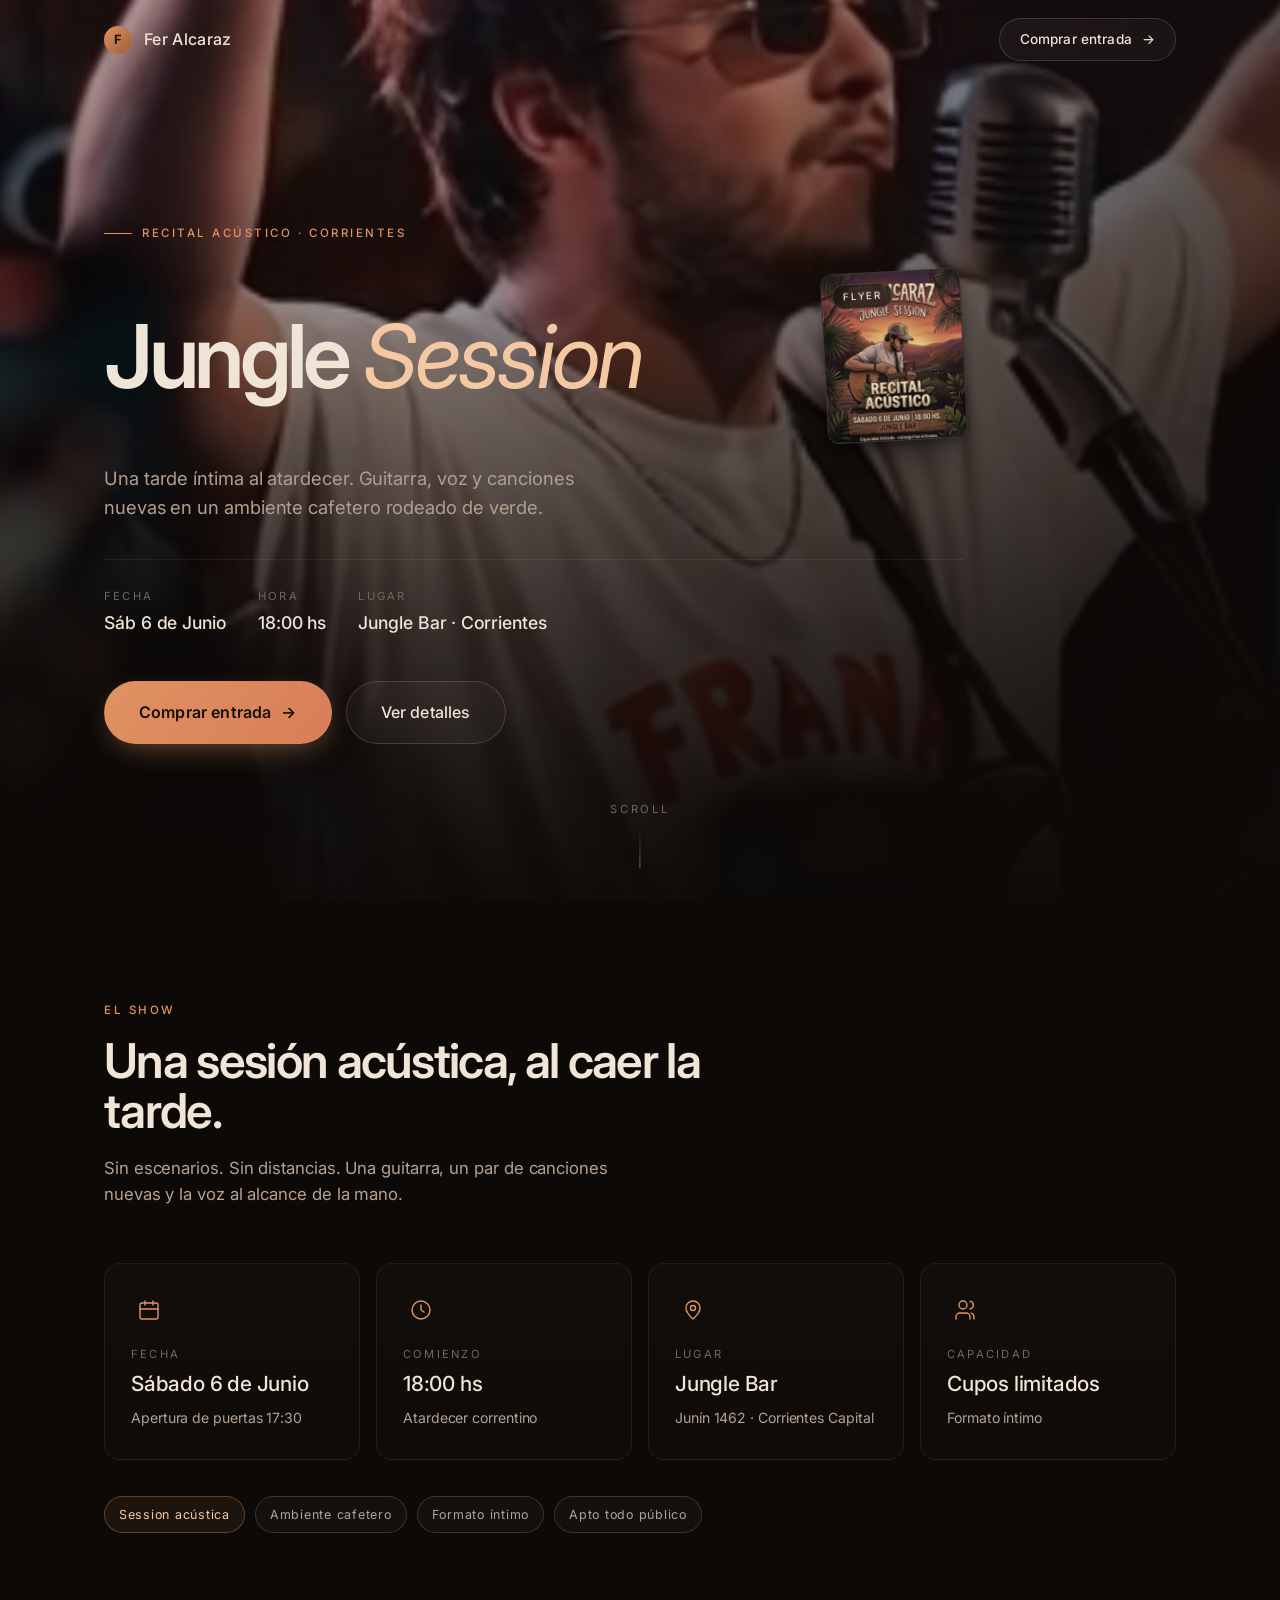
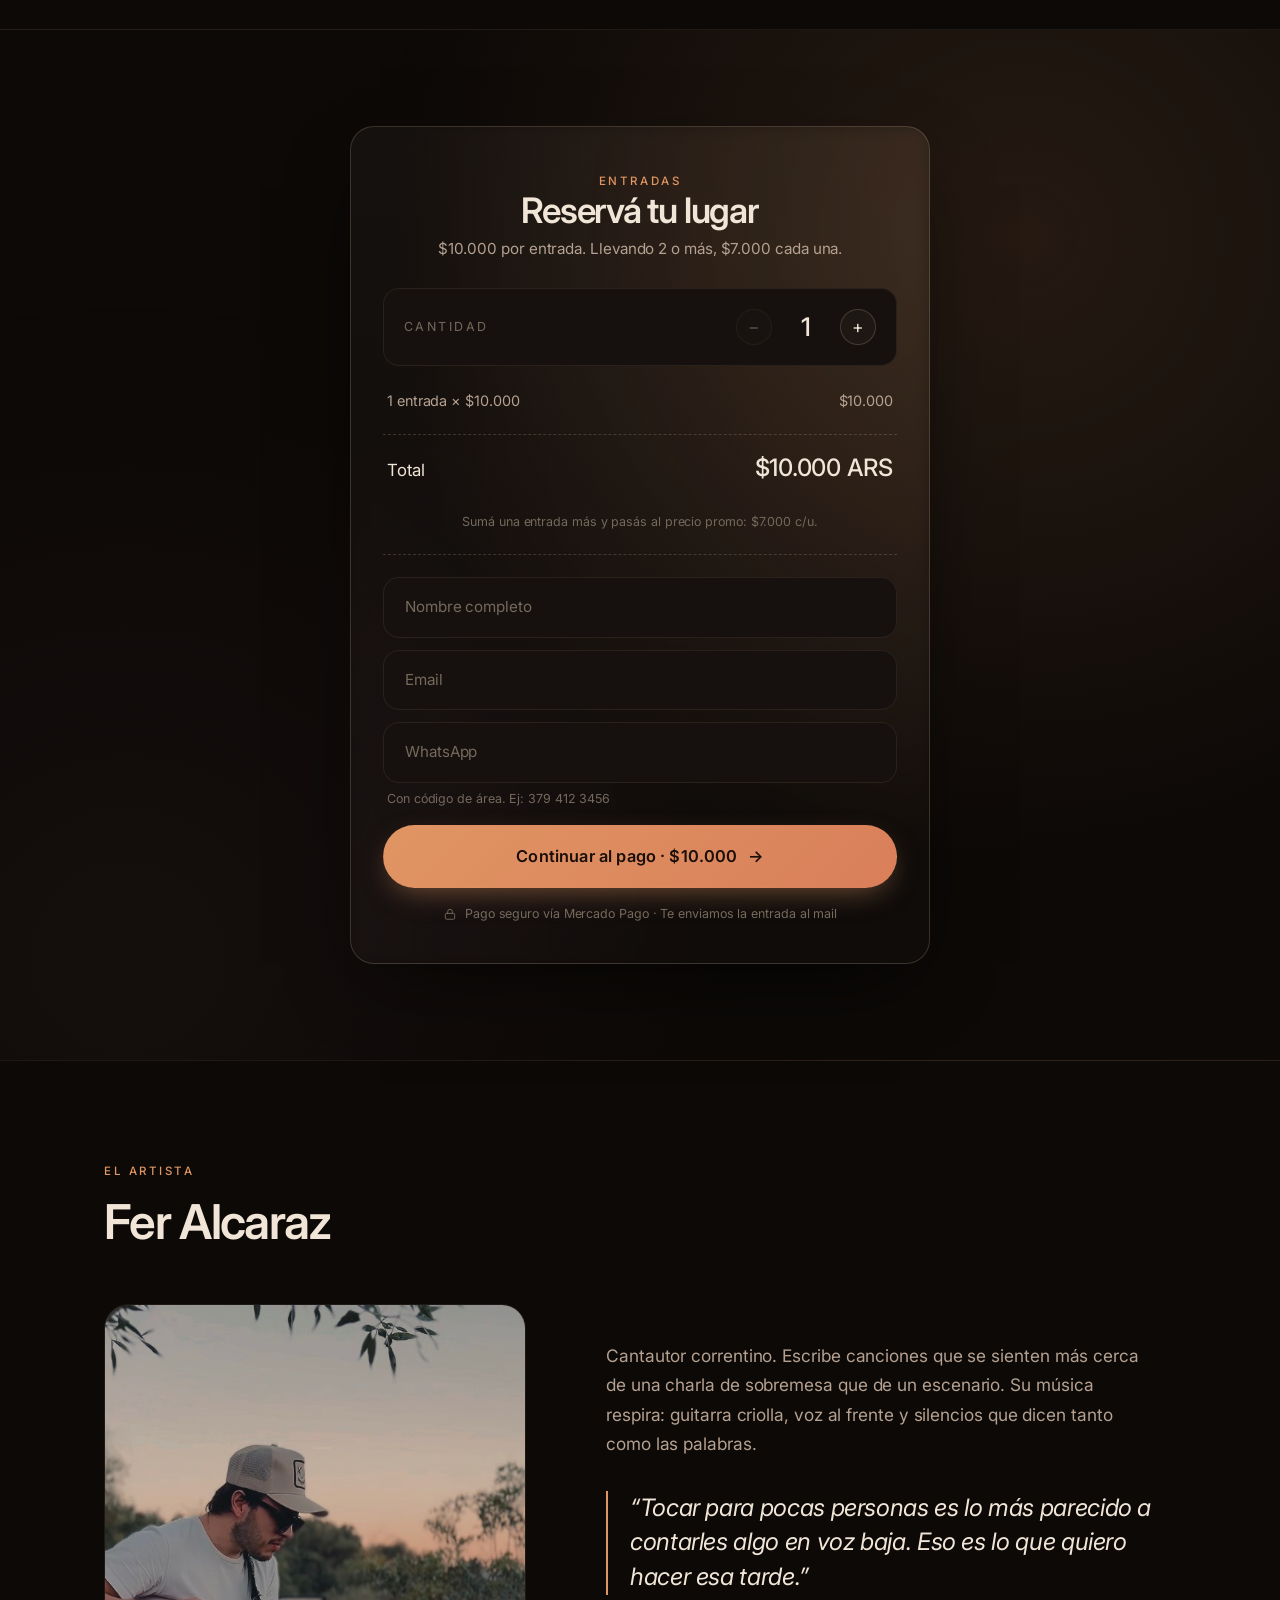
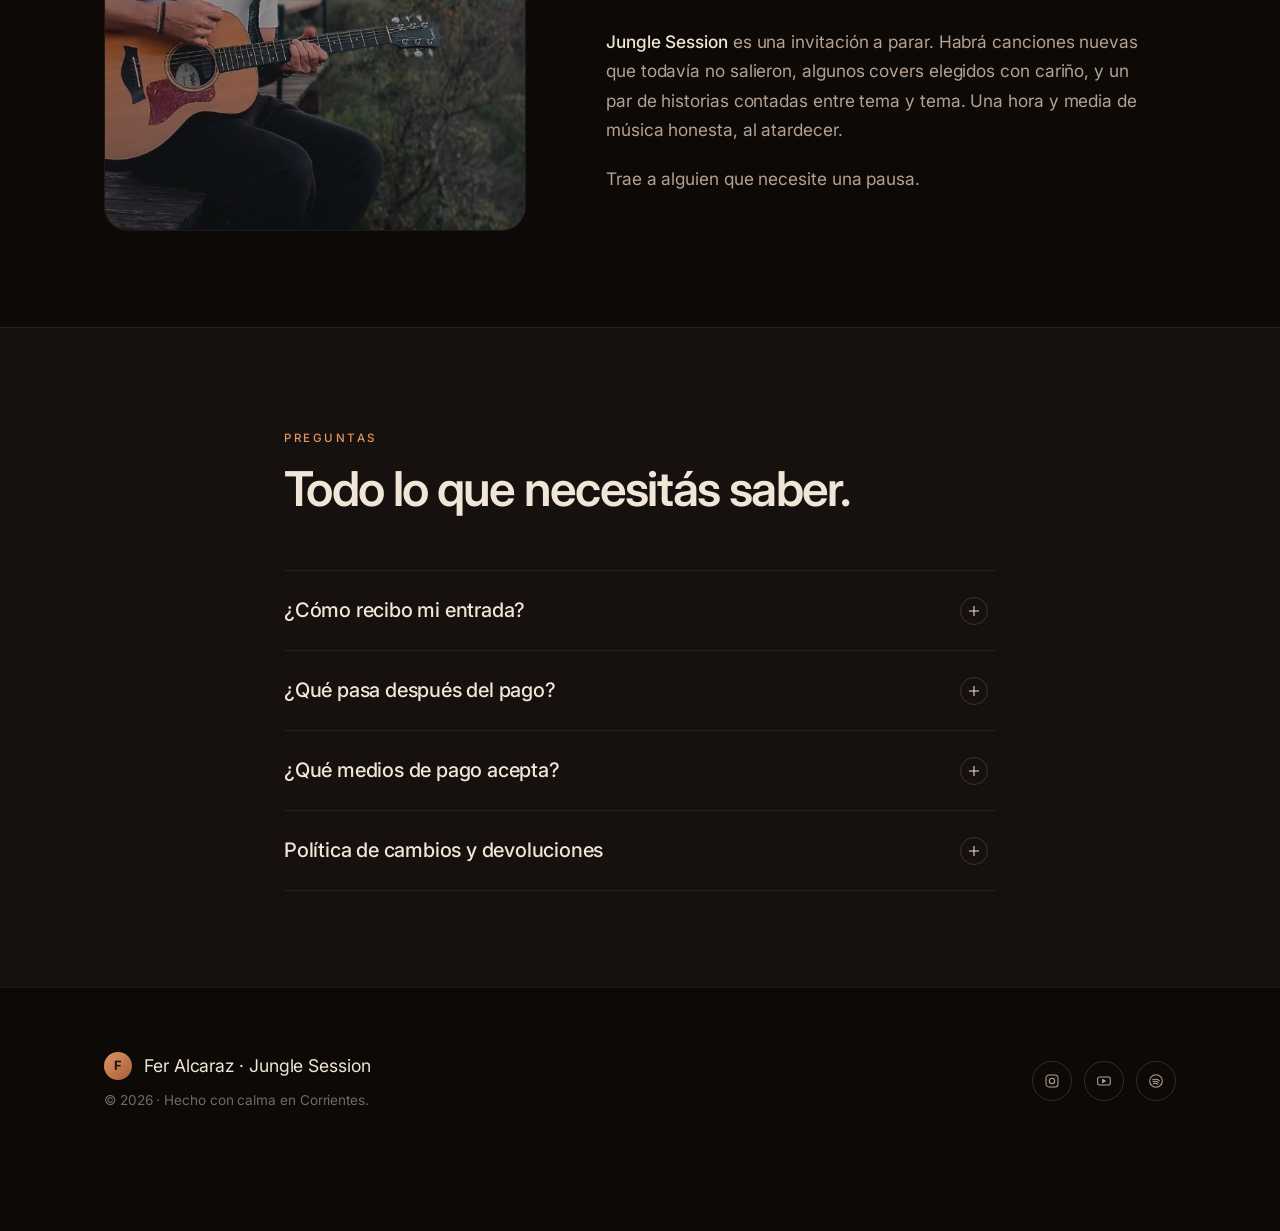
<file: index.html>
<!doctype html>
<html lang="es-AR">
<head>
  <meta charset="utf-8" />
  <meta name="viewport" content="width=device-width, initial-scale=1, viewport-fit=cover" />
  <meta name="theme-color" content="#0a0907" />

  <title>Fer Alcaraz — Jungle Session · Recital Acústico en Corrientes</title>
  <meta name="description" content="Jungle Session: una tarde íntima y acústica. Fer Alcaraz toca en vivo en Corrientes Capital, sábado 6 de junio, 18:00 hs. Cupos limitados." />

  <meta name="robots" content="index, follow" />
  <link rel="canonical" href="https://jungle-session.vercel.app/" />

  <!-- Open Graph -->
  <meta property="og:type" content="event" />
  <meta property="og:title" content="Jungle Session · Fer Alcaraz" />
  <meta property="og:description" content="Recital acústico íntimo en Corrientes Capital. Sábado 6 de junio, 18:00 hs. Cupos limitados." />
  <meta property="og:image" content="/hero.jpg" />
  <meta property="og:locale" content="es_AR" />
  <meta property="og:site_name" content="Fer Alcaraz" />

  <!-- Twitter -->
  <meta name="twitter:card" content="summary_large_image" />
  <meta name="twitter:title" content="Jungle Session · Fer Alcaraz" />
  <meta name="twitter:description" content="Recital acústico íntimo en Corrientes Capital. Sábado 6 de junio, 18:00 hs." />
  <meta name="twitter:image" content="/hero.jpg" />

  <link rel="icon" type="image/svg+xml" href="/favicon.svg" />
  <link rel="apple-touch-icon" href="/favicon.svg" />

  <!-- Fonts -->
  <link rel="preconnect" href="https://fonts.googleapis.com" />
  <link rel="preconnect" href="https://fonts.gstatic.com" crossorigin />
  <link rel="stylesheet" href="https://fonts.googleapis.com/css2?family=Inter:ital,wght@0,400;0,500;0,600;0,700;1,400;1,500&display=swap" />

  <!-- Preload key media -->
  <link rel="preload" as="image" href="/hero.jpg" />

  <link rel="stylesheet" href="/styles.css" />

  <!-- JSON-LD: Event -->
  <script type="application/ld+json">
  {
    "@context": "https://schema.org",
    "@type": "MusicEvent",
    "name": "Jungle Session — Fer Alcaraz",
    "startDate": "2026-06-06T18:00:00-03:00",
    "endDate": "2026-06-06T21:00:00-03:00",
    "eventStatus": "https://schema.org/EventScheduled",
    "eventAttendanceMode": "https://schema.org/OfflineEventAttendanceMode",
    "location": {
      "@type": "Place",
      "name": "Jungle Bar",
      "address": {
        "@type": "PostalAddress",
        "streetAddress": "Junín 1462",
        "addressLocality": "Corrientes Capital",
        "addressCountry": "AR"
      }
    },
    "performer": {
      "@type": "MusicGroup",
      "name": "Fer Alcaraz"
    },
    "offers": {
      "@type": "Offer",
      "url": "https://mpago.la/1K9EB21",
      "price": "10000",
      "priceCurrency": "ARS",
      "availability": "https://schema.org/LimitedAvailability"
    }
  }
  </script>
</head>
<body class="page-fade">

  <!-- ============== NAV ============== -->
  <header class="nav" id="nav">
    <div class="container">
      <div class="nav__inner">
        <a class="nav__brand" href="#top" aria-label="Fer Alcaraz — Inicio">
          <span class="nav__brand-mark">F</span>
          <span>Fer Alcaraz</span>
        </a>
        <a class="btn btn--ghost nav__cta" href="#comprar">
          Comprar entrada
          <span class="arrow" aria-hidden="true">→</span>
        </a>
      </div>
    </div>
  </header>

  <main id="top">

    <!-- ============== HERO ============== -->
    <section class="hero" aria-labelledby="hero-title">
      <div class="hero__media">
        <video
          autoplay muted loop playsinline preload="metadata"
          poster="/hero.jpg"
          aria-hidden="true">
          <source src="/hero-loop.mp4" type="video/mp4" />
        </video>
      </div>

      <div class="container">
        <div class="hero__content">
          <div class="hero__eyebrow reveal">
            <span class="eyebrow">Recital acústico · Corrientes</span>
          </div>

          <div class="hero__title-row reveal" data-delay="1">
            <h1 id="hero-title" class="hero__title">
              Jungle <em>Session</em>
            </h1>
            <a href="/flyer.jpg" target="_blank" rel="noopener" class="hero__poster" aria-label="Ver flyer del show en grande">
              <img src="/flyer.jpg" alt="Flyer Fer Alcaraz · Jungle Session · Sábado 6 de junio · Recital acústico" loading="eager" />
              <span class="hero__poster-tag">Flyer</span>
            </a>
          </div>

          <p class="hero__sub reveal" data-delay="2">
            Una tarde íntima al atardecer. Guitarra, voz y canciones nuevas
            en un ambiente cafetero rodeado de verde.
          </p>

          <div class="hero__meta reveal" data-delay="3">
            <div class="hero__meta-item">
              <span class="hero__meta-label">Fecha</span>
              <span class="hero__meta-value">Sáb 6 de Junio</span>
            </div>
            <div class="hero__meta-item">
              <span class="hero__meta-label">Hora</span>
              <span class="hero__meta-value">18:00 hs</span>
            </div>
            <div class="hero__meta-item">
              <span class="hero__meta-label">Lugar</span>
              <span class="hero__meta-value">Jungle Bar · Corrientes</span>
            </div>
          </div>

          <div class="hero__cta reveal" data-delay="4">
            <a class="btn btn--primary btn--large" href="#comprar" data-cta="hero">
              Comprar entrada
              <span class="arrow" aria-hidden="true">→</span>
            </a>
            <a class="btn btn--ghost btn--large" href="#show">
              Ver detalles
            </a>
          </div>
        </div>
      </div>

      <div class="hero__scroll" aria-hidden="true">
        <span>Scroll</span>
        <span class="hero__scroll-line"></span>
      </div>
    </section>

    <!-- ============== SHOW INFO ============== -->
    <section class="show" id="show" aria-labelledby="show-title">
      <div class="container">
        <header class="section-head reveal">
          <span class="eyebrow section-head__eyebrow">El show</span>
          <h2 id="show-title">Una sesión acústica, al caer la tarde.</h2>
          <p class="section-head__lead">
            Sin escenarios. Sin distancias. Una guitarra, un par de canciones nuevas
            y la voz al alcance de la mano.
          </p>
        </header>

        <div class="show__grid">
          <article class="info-card reveal" data-delay="1">
            <div class="info-card__icon" aria-hidden="true">
              <svg viewBox="0 0 24 24" fill="none" stroke="currentColor" stroke-width="1.4" stroke-linecap="round" stroke-linejoin="round" width="24" height="24">
                <rect x="3" y="5" width="18" height="16" rx="2"/>
                <path d="M16 3v4M8 3v4M3 11h18"/>
              </svg>
            </div>
            <div class="info-card__label">Fecha</div>
            <div class="info-card__value">Sábado 6 de Junio</div>
            <div class="info-card__note">Apertura de puertas 17:30</div>
          </article>

          <article class="info-card reveal" data-delay="2">
            <div class="info-card__icon" aria-hidden="true">
              <svg viewBox="0 0 24 24" fill="none" stroke="currentColor" stroke-width="1.4" stroke-linecap="round" stroke-linejoin="round" width="24" height="24">
                <circle cx="12" cy="12" r="9"/>
                <path d="M12 7v5l3 2"/>
              </svg>
            </div>
            <div class="info-card__label">Comienzo</div>
            <div class="info-card__value">18:00 hs</div>
            <div class="info-card__note">Atardecer correntino</div>
          </article>

          <article class="info-card reveal" data-delay="3">
            <div class="info-card__icon" aria-hidden="true">
              <svg viewBox="0 0 24 24" fill="none" stroke="currentColor" stroke-width="1.4" stroke-linecap="round" stroke-linejoin="round" width="24" height="24">
                <path d="M12 21s-7-6.2-7-11a7 7 0 0 1 14 0c0 4.8-7 11-7 11Z"/>
                <circle cx="12" cy="10" r="2.5"/>
              </svg>
            </div>
            <div class="info-card__label">Lugar</div>
            <div class="info-card__value">Jungle Bar</div>
            <div class="info-card__note">Junín 1462 · Corrientes Capital</div>
          </article>

          <article class="info-card reveal" data-delay="4">
            <div class="info-card__icon" aria-hidden="true">
              <svg viewBox="0 0 24 24" fill="none" stroke="currentColor" stroke-width="1.4" stroke-linecap="round" stroke-linejoin="round" width="24" height="24">
                <path d="M17 21v-2a4 4 0 0 0-4-4H7a4 4 0 0 0-4 4v2"/>
                <circle cx="10" cy="7" r="4"/>
                <path d="M21 21v-2a4 4 0 0 0-3-3.87"/>
                <path d="M17 3.13A4 4 0 0 1 17 11"/>
              </svg>
            </div>
            <div class="info-card__label">Capacidad</div>
            <div class="info-card__value">Cupos limitados</div>
            <div class="info-card__note">Formato íntimo</div>
          </article>
        </div>

        <div class="show__tags reveal" data-delay="2">
          <span class="tag tag--accent">Session acústica</span>
          <span class="tag">Ambiente cafetero</span>
          <span class="tag">Formato íntimo</span>
          <span class="tag">Apto todo público</span>
        </div>
      </div>
    </section>

    <!-- ============== BUY ============== -->
    <section class="buy" id="comprar" aria-labelledby="buy-title">
      <div class="container">
        <div class="buy__card reveal">
          <header class="buy__head">
            <span class="eyebrow">Entradas</span>
            <h2 id="buy-title" class="buy__title">Reservá tu lugar</h2>
            <p class="buy__sub">
              $10.000 por entrada. Llevando 2 o más, $7.000 cada una.
            </p>
          </header>

          <div class="qty" role="group" aria-label="Cantidad de entradas">
            <span class="qty__label">Cantidad</span>
            <div class="qty__controls">
              <button class="qty__btn" id="qtyMinus" aria-label="Restar una entrada" disabled>−</button>
              <span class="qty__count" id="qtyCount" aria-live="polite">1</span>
              <button class="qty__btn" id="qtyPlus" aria-label="Sumar una entrada">+</button>
            </div>
          </div>

          <div class="breakdown" aria-live="polite">
            <div class="breakdown__row">
              <span><span id="brkLine">1 entrada</span> × <span id="brkUnit">$10.000</span></span>
              <span id="brkSubtotal">$10.000</span>
            </div>
            <div class="breakdown__row breakdown__row--total">
              <span>Total</span>
              <strong><span id="brkTotal">$10.000</span> ARS</strong>
            </div>
          </div>

          <p class="breakdown__hint" id="brkHint">
            Sumá una entrada más y pasás al precio promo: $7.000 c/u.
          </p>

          <form class="buy__form" id="buyForm" novalidate>
            <div class="field">
              <input class="field__input" type="text" id="buyName" name="nombre"
                     autocomplete="name" required minlength="2" placeholder=" " />
              <label class="field__label" for="buyName">Nombre completo</label>
            </div>

            <div class="field">
              <input class="field__input" type="email" id="buyEmail" name="email"
                     autocomplete="email" required placeholder=" " />
              <label class="field__label" for="buyEmail">Email</label>
            </div>

            <div class="field">
              <input class="field__input" type="tel" id="buyWhatsapp" name="whatsapp"
                     inputmode="tel" autocomplete="tel" required minlength="6" placeholder=" " />
              <label class="field__label" for="buyWhatsapp">WhatsApp</label>
              <div class="field__hint">Con código de área. Ej: 379 412 3456</div>
            </div>

            <!-- Hidden fields for the email notification -->
            <input type="hidden" name="cantidad" id="buyQty" value="1" />
            <input type="hidden" name="precio_total" id="buyTotal" value="$10.000 ARS" />
            <input type="hidden" name="link_mp" id="buyMpLink" value="https://mpago.la/1K9EB21" />
            <input type="hidden" name="_subject" value="🌅 Nueva entrada Jungle Session" />
            <input type="hidden" name="_template" value="table" />
            <input type="hidden" name="_captcha" value="false" />

            <button type="submit" id="buyBtn"
                    class="btn btn--primary btn--large buy__cta"
                    data-cta="comprar">
              <span class="buy__cta-label">Continuar al pago · <span id="buyCtaTotal">$10.000</span></span>
              <span class="arrow" aria-hidden="true">→</span>
            </button>

            <p class="buy__error" id="buyError" hidden>
              Algo salió mal guardando tus datos. Probá de nuevo en unos segundos.
            </p>
          </form>

          <p class="buy__lock">
            <svg width="14" height="14" viewBox="0 0 24 24" fill="none" stroke="currentColor" stroke-width="1.6" stroke-linecap="round" stroke-linejoin="round" aria-hidden="true">
              <rect x="4" y="11" width="16" height="10" rx="2"/>
              <path d="M8 11V8a4 4 0 0 1 8 0v3"/>
            </svg>
            Pago seguro vía Mercado Pago · Te enviamos la entrada al mail
          </p>
        </div>
      </div>
    </section>

    <!-- ============== ABOUT ============== -->
    <section class="about" id="artista" aria-labelledby="about-title">
      <div class="container">
        <header class="section-head reveal">
          <span class="eyebrow section-head__eyebrow">El artista</span>
          <h2 id="about-title">Fer Alcaraz</h2>
        </header>

        <div class="about__grid">
          <div class="about__media reveal">
            <img src="/artist.jpg" alt="Fer Alcaraz tocando la guitarra al atardecer" loading="lazy" />
          </div>

          <div class="about__body reveal" data-delay="1">
            <p>
              Cantautor correntino. Escribe canciones que se sienten más cerca de
              una charla de sobremesa que de un escenario. Su música respira:
              guitarra criolla, voz al frente y silencios que dicen tanto como
              las palabras.
            </p>

            <blockquote class="about__quote">
              “Tocar para pocas personas es lo más parecido a contarles algo
              en voz baja. Eso es lo que quiero hacer esa tarde.”
            </blockquote>

            <p>
              <strong>Jungle Session</strong> es una invitación a parar.
              Habrá canciones nuevas que todavía no salieron, algunos covers
              elegidos con cariño, y un par de historias contadas entre tema y
              tema. Una hora y media de música honesta, al atardecer.
            </p>

            <p>
              Trae a alguien que necesite una pausa.
            </p>
          </div>
        </div>
      </div>
    </section>

    <!-- ============== FAQ ============== -->
    <section class="faq" id="faq" aria-labelledby="faq-title">
      <div class="container container--narrow">
        <header class="section-head reveal">
          <span class="eyebrow section-head__eyebrow">Preguntas</span>
          <h2 id="faq-title">Todo lo que necesitás saber.</h2>
        </header>

        <div class="faq__list">
          <details class="faq__item reveal">
            <summary class="faq__trigger">
              ¿Cómo recibo mi entrada?
              <span class="faq__icon" aria-hidden="true"></span>
            </summary>
            <div class="faq__body">
              <p>
                Después de pagar te redirigimos a una página de confirmación donde
                completás tus datos. Ahí mismo se genera tu entrada digital con un
                código único, y recibís una copia por email a la dirección que indiques.
              </p>
              <p>
                El día del show alcanza con mostrarla desde el celular en la puerta.
              </p>
            </div>
          </details>

          <details class="faq__item reveal" data-delay="1">
            <summary class="faq__trigger">
              ¿Qué pasa después del pago?
              <span class="faq__icon" aria-hidden="true"></span>
            </summary>
            <div class="faq__body">
              <p>
                Mercado Pago te muestra el comprobante y volvés a este sitio para
                completar tus datos de contacto. En menos de un minuto tenés la
                entrada lista y un mensaje de confirmación en tu mail.
              </p>
              <p>
                Si comprás más de una entrada, todas quedan asociadas al mismo nombre
                y podés ingresar con un solo código.
              </p>
            </div>
          </details>

          <details class="faq__item reveal" data-delay="2">
            <summary class="faq__trigger">
              ¿Qué medios de pago acepta?
              <span class="faq__icon" aria-hidden="true"></span>
            </summary>
            <div class="faq__body">
              <p>
                Todo se procesa a través de Mercado Pago. Podés pagar con tarjeta
                de crédito, tarjeta de débito, dinero en cuenta de Mercado Pago,
                o transferencia bancaria. Sin recargos adicionales.
              </p>
            </div>
          </details>

          <details class="faq__item reveal" data-delay="3">
            <summary class="faq__trigger">
              Política de cambios y devoluciones
              <span class="faq__icon" aria-hidden="true"></span>
            </summary>
            <div class="faq__body">
              <p>
                Las entradas son personales y no reembolsables una vez confirmado
                el pago. Si por motivos de fuerza mayor el show se reprograma,
                tu entrada queda válida para la nueva fecha o se reembolsa el monto
                completo.
              </p>
              <p>
                Para cambios de titular escribinos por WhatsApp con al menos 48 hs
                de anticipación.
              </p>
            </div>
          </details>
        </div>
      </div>
    </section>

    <!-- ============== FOOTER ============== -->
    <footer class="footer">
      <div class="container">
        <div class="footer__grid">
          <div>
            <div class="footer__brand">
              <span class="nav__brand-mark">F</span>
              <span>Fer Alcaraz · Jungle Session</span>
            </div>
            <p class="footer__copy" style="margin-top:10px;">
              © 2026 · Hecho con calma en Corrientes.
            </p>
          </div>

          <div class="footer__socials" aria-label="Redes sociales">
            <a class="social" href="https://instagram.com/feralcaraz_" target="_blank" aria-label="Instagram" rel="noopener">
              <svg viewBox="0 0 24 24" fill="none" stroke="currentColor" stroke-width="1.6" stroke-linecap="round" stroke-linejoin="round">
                <rect x="3" y="3" width="18" height="18" rx="5"/>
                <circle cx="12" cy="12" r="4"/>
                <circle cx="17.5" cy="6.5" r="0.6" fill="currentColor" stroke="none"/>
              </svg>
            </a>
            <a class="social" href="https://www.youtube.com/@fer.alcaraz" target="_blank" aria-label="YouTube" rel="noopener">
              <svg viewBox="0 0 24 24" fill="none" stroke="currentColor" stroke-width="1.6" stroke-linecap="round" stroke-linejoin="round">
                <rect x="2.5" y="6" width="19" height="12" rx="3"/>
                <path d="M10 9.5v5l4-2.5-4-2.5Z" fill="currentColor"/>
              </svg>
            </a>
            <a class="social" href="https://open.spotify.com/intl-es/track/5U7uu3HBa44QHb3RgHSrEf" target="_blank" aria-label="Spotify" rel="noopener">
              <svg viewBox="0 0 24 24" fill="none" stroke="currentColor" stroke-width="1.6" stroke-linecap="round" stroke-linejoin="round">
                <circle cx="12" cy="12" r="9.5"/>
                <path d="M7 10c4-1 8 0 10 1.5M7.5 13c3-1 6-0.5 8 1M8 16c2.5-0.8 5-0.5 6.5 0.7"/>
              </svg>
            </a>
          </div>
        </div>
      </div>
    </footer>
  </main>

  <!-- Sticky mobile CTA -->
  <div class="sticky-cta" id="stickyCta" aria-hidden="true">
    <a class="btn btn--primary" href="#comprar" data-cta="sticky">
      Comprar entrada
      <span class="arrow" aria-hidden="true">→</span>
    </a>
  </div>

  <script src="/script.js" defer></script>
</body>
</html>
</file>
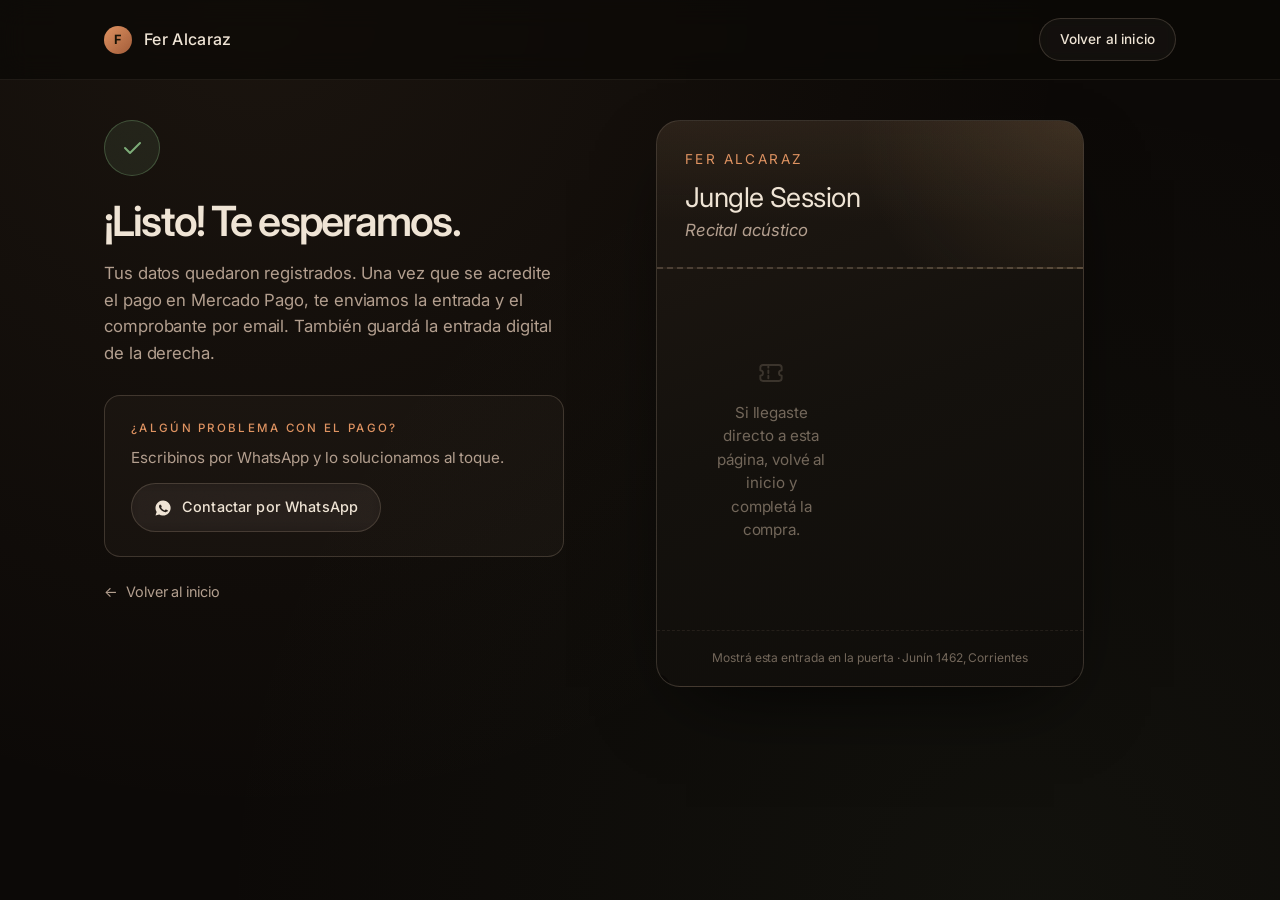
<file: gracias.html>
<!doctype html>
<html lang="es-AR">
<head>
  <meta charset="utf-8" />
  <meta name="viewport" content="width=device-width, initial-scale=1, viewport-fit=cover" />
  <meta name="theme-color" content="#0c0907" />

  <title>¡Gracias! · Jungle Session — Fer Alcaraz</title>
  <meta name="description" content="Tu entrada para Jungle Session. Te esperamos el sábado 6 de junio." />
  <meta name="robots" content="noindex,follow" />

  <link rel="icon" type="image/svg+xml" href="/favicon.svg" />

  <link rel="preconnect" href="https://fonts.googleapis.com" />
  <link rel="preconnect" href="https://fonts.gstatic.com" crossorigin />
  <link rel="stylesheet" href="https://fonts.googleapis.com/css2?family=Inter:ital,wght@0,400;0,500;0,600;0,700;1,400;1,500&display=swap" />

  <link rel="stylesheet" href="/styles.css" />
</head>
<body class="page-fade">

  <!-- ============== NAV ============== -->
  <header class="nav is-scrolled" id="nav">
    <div class="container">
      <div class="nav__inner">
        <a class="nav__brand" href="/" aria-label="Fer Alcaraz — Inicio">
          <span class="nav__brand-mark">F</span>
          <span>Fer Alcaraz</span>
        </a>
        <a class="btn btn--ghost nav__cta" href="/">
          Volver al inicio
        </a>
      </div>
    </div>
  </header>

  <main class="gracias">
    <div class="container">
      <div class="gracias__wrap">

        <!-- Left: success message -->
        <div>
          <div class="gracias__head reveal is-in">
            <div class="gracias__check" aria-hidden="true">
              <svg viewBox="0 0 24 24" fill="none" stroke="currentColor" stroke-width="2" stroke-linecap="round" stroke-linejoin="round">
                <path d="M5 12l5 5L20 7"/>
              </svg>
            </div>
            <h1 class="gracias__title" id="thanksTitle">¡Listo! Te esperamos.</h1>
            <p class="gracias__sub" id="thanksSub">
              Tus datos quedaron registrados. Una vez que se acredite el pago en
              Mercado Pago, te enviamos la entrada y el comprobante por email.
              También guardá la entrada digital de la derecha.
            </p>
          </div>

          <div class="gracias__info reveal is-in">
            <div class="gracias__info-block">
              <span class="gracias__info-label">¿Algún problema con el pago?</span>
              <p class="gracias__info-text">
                Escribinos por WhatsApp y lo solucionamos al toque.
              </p>
              <a class="btn btn--ghost gracias__wa" id="waBtn" href="https://wa.me/?text=Hola%20Fer%2C%20tengo%20una%20consulta%20sobre%20mi%20entrada%20de%20Jungle%20Session" target="_blank" rel="noopener">
                <svg width="18" height="18" viewBox="0 0 24 24" fill="currentColor" aria-hidden="true">
                  <path d="M12 2a10 10 0 0 0-8.5 15.2L2 22l4.9-1.5A10 10 0 1 0 12 2Zm5.4 14.2c-.2.6-1.2 1.2-1.8 1.3-.5.1-1 .1-1.7-.1-.4-.1-.9-.3-1.5-.6-2.7-1.2-4.4-3.9-4.6-4.1-.1-.2-1.1-1.4-1.1-2.7s.7-1.9.9-2.2c.2-.2.4-.3.7-.3h.5c.2 0 .4 0 .6.5l.8 2c.1.2.1.4 0 .5l-.4.5c-.1.2-.3.3-.1.6.2.3.8 1.3 1.7 2.1 1.2 1 2.2 1.4 2.5 1.5.3.2.5.1.7-.1l.8-1c.2-.2.4-.2.7-.1l1.9.9c.3.2.5.2.6.4 0 .1 0 .8-.2 1.4Z"/>
                </svg>
                Contactar por WhatsApp
              </a>
            </div>
          </div>

          <a class="back-link" href="/">
            <span aria-hidden="true">←</span> Volver al inicio
          </a>
        </div>

        <!-- Right: digital ticket -->
        <aside aria-label="Tu entrada digital">
          <div class="ticket" id="ticket">
            <div class="ticket__notch ticket__notch--left" aria-hidden="true"></div>
            <div class="ticket__notch ticket__notch--right" aria-hidden="true"></div>

            <div class="ticket__top">
              <div class="ticket__brand">Fer Alcaraz</div>
              <div class="ticket__title">Jungle Session</div>
              <div class="ticket__subtitle">Recital acústico</div>
            </div>

            <div class="ticket__body" id="ticketBody">
              <div class="ticket__placeholder" id="ticketPlaceholder">
                <svg viewBox="0 0 24 24" fill="none" stroke="currentColor" stroke-width="1.4" stroke-linecap="round" stroke-linejoin="round" aria-hidden="true">
                  <path d="M4 8a2 2 0 0 1 2-2h12a2 2 0 0 1 2 2v2a2 2 0 0 0 0 4v2a2 2 0 0 1-2 2H6a2 2 0 0 1-2-2v-2a2 2 0 0 0 0-4V8Z"/>
                  <path d="M10 6v12" stroke-dasharray="2 2"/>
                </svg>
                Si llegaste directo a esta página, volvé al inicio y completá la compra.
              </div>
            </div>

            <div class="ticket__foot">
              Mostrá esta entrada en la puerta · Junín 1462, Corrientes
            </div>
          </div>
        </aside>

      </div>
    </div>
  </main>

  <script>
    (() => {
      'use strict';

      const $ = (s, r = document) => r.querySelector(s);
      const ticketBody = $('#ticketBody');
      const waBtn = $('#waBtn');

      const formatARS = (n) =>
        '$' + n.toLocaleString('es-AR', { minimumFractionDigits: 0, maximumFractionDigits: 0 });

      function escapeHtml(str) {
        return String(str).replace(/[&<>"']/g, (c) => ({
          '&': '&amp;', '<': '&lt;', '>': '&gt;', '"': '&quot;', "'": '&#39;'
        })[c]);
      }

      // Read buyer data from sessionStorage (set by the buy form on index.html)
      let name = '', email = '', whatsapp = '';
      let qty = 1, total = 10000;
      try {
        name     = sessionStorage.getItem('js_name')     || '';
        email    = sessionStorage.getItem('js_email')    || '';
        whatsapp = sessionStorage.getItem('js_whatsapp') || '';
        const sq = parseInt(sessionStorage.getItem('js_qty')   || '1',     10);
        const st = parseInt(sessionStorage.getItem('js_total') || '10000', 10);
        if (sq > 0) qty = sq;
        if (st > 0) total = st;
      } catch (_) {}

      // Generate a unique ticket ID based on date + random
      const today = new Date();
      const pad = (n) => String(n).padStart(2, '0');
      const dateTag = `${pad(today.getDate())}${pad(today.getMonth() + 1)}${String(today.getFullYear()).slice(-2)}`;
      const random = Math.floor(Math.random() * 9000 + 1000);
      const ticketId = `FA-JS-${dateTag}-${random}`;

      // If we have a name, render the ticket. Otherwise leave placeholder.
      if (name) {
        const labelEntradas = qty === 1 ? '1 entrada' : `${qty} entradas`;
        ticketBody.innerHTML = `
          <div class="ticket__row">
            <span class="ticket__label">Nombre</span>
            <span class="ticket__value">${escapeHtml(name)}</span>
          </div>
          <div class="ticket__row">
            <span class="ticket__label">Cantidad</span>
            <span class="ticket__value">${labelEntradas}</span>
          </div>

          <div class="ticket__divider"></div>

          <div class="ticket__row">
            <span class="ticket__label">Fecha</span>
            <span class="ticket__value">Sáb 6 de Junio</span>
          </div>
          <div class="ticket__row">
            <span class="ticket__label">Hora</span>
            <span class="ticket__value">18:00 hs</span>
          </div>

          <div class="ticket__row ticket__row--full">
            <span class="ticket__label">Lugar</span>
            <span class="ticket__value">Jungle Bar · Junín 1462, Corrientes</span>
          </div>

          <div class="ticket__divider"></div>

          <div class="ticket__row">
            <span class="ticket__label">Total</span>
            <span class="ticket__value ticket__value--accent">${formatARS(total)} ARS</span>
          </div>
          <div class="ticket__row">
            <span class="ticket__label">Código</span>
            <span class="ticket__id">${ticketId}</span>
          </div>
        `;

        // Add buyer info to the WhatsApp message for easier follow-up
        if (waBtn && (whatsapp || email)) {
          const msg = `Hola Fer, soy ${name}. Acabo de comprar ${labelEntradas} para Jungle Session. Código: ${ticketId}`;
          waBtn.href = `https://wa.me/?text=${encodeURIComponent(msg)}`;
        }
      }
    })();
  </script>
</body>
</html>
</file>
<file: styles.css>
/* ============================================================
   Fer Alcaraz — Jungle Session
   Landing page. Mobile first. Vanilla CSS.
   ============================================================ */

/* ---------- Reset ---------- */
*,
*::before,
*::after {
  box-sizing: border-box;
}

html,
body {
  margin: 0;
  padding: 0;
}

html {
  -webkit-text-size-adjust: 100%;
  scroll-behavior: smooth;
}

img,
video,
svg {
  display: block;
  max-width: 100%;
  height: auto;
}

button {
  font: inherit;
  color: inherit;
  background: none;
  border: 0;
  cursor: pointer;
}

a {
  color: inherit;
  text-decoration: none;
}

input,
textarea,
select {
  font: inherit;
  color: inherit;
}

/* ---------- Design tokens ---------- */
:root {
  /* Palette — warm sunset, peach + coral + dusty rose */
  --bg-0: #0c0907;
  --bg-1: #16110e;
  --bg-2: #1f1815;
  --line: rgba(244, 213, 188, 0.08);
  --line-strong: rgba(244, 213, 188, 0.18);

  --ink: #f0e5d6;
  --ink-muted: #b5a191;
  --ink-dim: #75695c;

  --accent: #e09563;       /* sunset coral/peach */
  --accent-soft: #f4c9a4;
  --accent-deep: #a35e3a;

  --dusk: #7a5060;          /* dusty rose / horizon */
  --golden: #d97f5a;        /* deep sunset glow */

  --success: #7fae7a;

  /* Typography — single family, weight-driven hierarchy */
  --font-display: "Inter", -apple-system, BlinkMacSystemFont, "Segoe UI", Roboto, "Helvetica Neue", Arial, sans-serif;
  --font-body: "Inter", -apple-system, BlinkMacSystemFont, "Segoe UI", Roboto, "Helvetica Neue", Arial, sans-serif;

  /* Sizes */
  --container: 1120px;
  --container-narrow: 760px;

  --radius-sm: 8px;
  --radius-md: 16px;
  --radius-lg: 24px;
  --radius-pill: 999px;

  --shadow-soft: 0 10px 40px -20px rgba(0, 0, 0, 0.6);
  --shadow-lift: 0 30px 80px -30px rgba(0, 0, 0, 0.8);

  --ease: cubic-bezier(0.22, 1, 0.36, 1);
}

/* ---------- Base ---------- */
body {
  background: var(--bg-0);
  color: var(--ink);
  font-family: var(--font-body);
  font-size: 16px;
  line-height: 1.55;
  font-weight: 400;
  letter-spacing: -0.005em;
  -webkit-font-smoothing: antialiased;
  -moz-osx-font-smoothing: grayscale;
  overflow-x: hidden;
  min-height: 100vh;
}

/* Cinematic grain overlay */
body::before {
  content: "";
  position: fixed;
  inset: 0;
  pointer-events: none;
  z-index: 9999;
  opacity: 0.06;
  mix-blend-mode: overlay;
  background-image: url("data:image/svg+xml;utf8,<svg xmlns='http://www.w3.org/2000/svg' width='240' height='240'><filter id='n'><feTurbulence type='fractalNoise' baseFrequency='0.9' numOctaves='2' stitchTiles='stitch'/><feColorMatrix values='0 0 0 0 0 0 0 0 0 0 0 0 0 0 0 0 0 0 0.6 0'/></filter><rect width='100%' height='100%' filter='url(%23n)'/></svg>");
  background-size: 240px 240px;
}

::selection {
  background: var(--accent);
  color: var(--bg-0);
}

/* ---------- Typography ---------- */
h1, h2, h3, h4 {
  font-family: var(--font-display);
  font-weight: 600;
  letter-spacing: -0.035em;
  line-height: 1.05;
  margin: 0;
  color: var(--ink);
}

h1 { font-size: clamp(2.6rem, 9vw, 5.5rem); font-weight: 600; letter-spacing: -0.045em; }
h2 { font-size: clamp(1.9rem, 4.6vw, 3rem); }
h3 { font-size: clamp(1.3rem, 2.8vw, 1.7rem); }

p { margin: 0; }

.eyebrow {
  font-family: var(--font-body);
  text-transform: uppercase;
  font-size: 0.72rem;
  letter-spacing: 0.22em;
  font-weight: 500;
  color: var(--accent);
}

.eyebrow--muted {
  color: var(--ink-muted);
}

/* ---------- Layout ---------- */
.container {
  width: 100%;
  max-width: var(--container);
  margin: 0 auto;
  padding: 0 24px;
}

.container--narrow {
  max-width: var(--container-narrow);
}

section {
  position: relative;
  padding: 96px 0;
}

@media (max-width: 720px) {
  section { padding: 72px 0; }
}

.divider {
  height: 1px;
  background: var(--line);
  width: 100%;
}

/* ---------- Buttons ---------- */
.btn {
  display: inline-flex;
  align-items: center;
  justify-content: center;
  gap: 10px;
  padding: 16px 28px;
  border-radius: var(--radius-pill);
  font-weight: 500;
  font-size: 0.95rem;
  letter-spacing: 0.01em;
  border: 1px solid transparent;
  transition: transform 0.4s var(--ease),
              background 0.3s var(--ease),
              color 0.3s var(--ease),
              border-color 0.3s var(--ease),
              box-shadow 0.3s var(--ease);
  white-space: nowrap;
  position: relative;
  overflow: hidden;
}

.btn--primary {
  background: linear-gradient(135deg, var(--accent) 0%, var(--golden) 100%);
  color: #1a0e08;
  font-weight: 600;
  box-shadow: 0 10px 30px -10px rgba(224, 149, 99, 0.55);
}

.btn--primary:hover {
  background: linear-gradient(135deg, var(--accent-soft) 0%, var(--accent) 100%);
  transform: translateY(-2px);
  box-shadow: 0 18px 40px -12px rgba(244, 201, 164, 0.6);
}

.btn--primary:active {
  transform: translateY(0);
}

.btn--ghost {
  background: rgba(236, 230, 221, 0.04);
  color: var(--ink);
  border-color: var(--line-strong);
  backdrop-filter: blur(6px);
}

.btn--ghost:hover {
  background: rgba(236, 230, 221, 0.08);
  border-color: var(--line-strong);
  transform: translateY(-2px);
}

.btn--large {
  padding: 18px 34px;
  font-size: 1rem;
}

.btn .arrow {
  display: inline-block;
  transition: transform 0.4s var(--ease);
}

.btn:hover .arrow {
  transform: translateX(4px);
}

/* ---------- Navigation ---------- */
.nav {
  position: fixed;
  top: 0;
  left: 0;
  right: 0;
  z-index: 80;
  padding: 18px 0;
  transition: background 0.4s var(--ease), border-color 0.4s var(--ease), backdrop-filter 0.4s var(--ease);
  border-bottom: 1px solid transparent;
}

.nav.is-scrolled {
  background: rgba(10, 9, 7, 0.7);
  backdrop-filter: saturate(140%) blur(14px);
  -webkit-backdrop-filter: saturate(140%) blur(14px);
  border-bottom-color: var(--line);
}

.nav__inner {
  display: flex;
  align-items: center;
  justify-content: space-between;
  gap: 16px;
}

.nav__brand {
  display: flex;
  align-items: center;
  gap: 12px;
  font-family: var(--font-display);
  font-weight: 500;
  font-size: 1rem;
  letter-spacing: 0.02em;
}

.nav__brand-mark {
  width: 28px;
  height: 28px;
  border-radius: 50%;
  background: linear-gradient(135deg, var(--accent) 0%, var(--accent-deep) 100%);
  display: grid;
  place-items: center;
  font-family: var(--font-display);
  color: #1a1306;
  font-weight: 700;
  font-size: 0.8rem;
}

.nav__cta {
  font-size: 0.85rem;
  padding: 10px 20px;
}

@media (max-width: 520px) {
  .nav__cta { display: none; }
}

/* ---------- Hero ---------- */
.hero {
  position: relative;
  min-height: 100svh;
  min-height: 100vh;
  display: flex;
  align-items: center;
  padding: 140px 0 80px;
  overflow: hidden;
  isolation: isolate;
}

.hero__media {
  position: absolute;
  inset: 0;
  z-index: -2;
}

.hero__media img,
.hero__media video {
  width: 100%;
  height: 100%;
  object-fit: cover;
  object-position: center;
  filter: saturate(0.9) contrast(1.05);
}

.hero__media::after {
  content: "";
  position: absolute;
  inset: 0;
  background:
    radial-gradient(ellipse at 30% 30%, transparent 0%, rgba(12, 9, 7, 0.4) 50%, rgba(12, 9, 7, 0.88) 100%),
    linear-gradient(180deg,
      rgba(122, 80, 96, 0.12) 0%,
      rgba(12, 9, 7, 0.45) 40%,
      rgba(12, 9, 7, 0.96) 100%);
}

.hero__content {
  position: relative;
  max-width: 860px;
}

.hero__eyebrow {
  display: inline-flex;
  align-items: center;
  gap: 10px;
  margin-bottom: 28px;
}

.hero__eyebrow::before {
  content: "";
  width: 28px;
  height: 1px;
  background: var(--accent);
}

.hero__title {
  font-weight: 600;
  letter-spacing: -0.05em;
}

.hero__title em {
  font-style: italic;
  font-weight: 400;
  color: var(--accent-soft);
  letter-spacing: -0.03em;
}

/* Title + flyer row */
.hero__title-row {
  display: flex;
  align-items: center;
  gap: clamp(16px, 3vw, 32px);
}

.hero__title-row .hero__title {
  flex: 1 1 auto;
  min-width: 0;
}

.hero__poster {
  position: relative;
  display: inline-block;
  flex: 0 0 auto;
  width: clamp(95px, 12vw, 140px);
  aspect-ratio: 640 / 776;
  border-radius: 12px;
  overflow: hidden;
  border: 1px solid var(--line-strong);
  box-shadow:
    0 24px 50px -20px rgba(0, 0, 0, 0.8),
    0 4px 14px -4px rgba(0, 0, 0, 0.6);
  transform: rotate(-3deg);
  transition: transform 0.6s var(--ease), box-shadow 0.6s var(--ease);
  background: var(--bg-1);
}

.hero__poster img {
  width: 100%;
  height: 100%;
  object-fit: cover;
  display: block;
  transition: transform 0.6s var(--ease);
}

.hero__poster:hover {
  transform: rotate(0deg) translateY(-4px);
  box-shadow:
    0 32px 60px -20px rgba(0, 0, 0, 0.85),
    0 6px 16px -4px rgba(224, 149, 99, 0.25);
}

.hero__poster:hover img {
  transform: scale(1.04);
}

.hero__poster-tag {
  position: absolute;
  top: 10px;
  left: 10px;
  background: rgba(12, 9, 7, 0.65);
  backdrop-filter: blur(8px);
  -webkit-backdrop-filter: blur(8px);
  color: var(--ink);
  font-size: 0.62rem;
  letter-spacing: 0.18em;
  text-transform: uppercase;
  font-weight: 500;
  padding: 4px 10px;
  border-radius: 999px;
  border: 1px solid var(--line-strong);
}

@media (max-width: 720px) {
  .hero__title-row {
    gap: 18px;
    align-items: flex-start;
  }
  .hero__poster {
    width: clamp(95px, 28vw, 125px);
  }
}

.hero__sub {
  margin-top: 24px;
  font-size: clamp(1rem, 2vw, 1.15rem);
  color: var(--ink-muted);
  max-width: 520px;
  line-height: 1.6;
}

.hero__meta {
  display: flex;
  flex-wrap: wrap;
  gap: 24px 32px;
  margin-top: 36px;
  padding-top: 28px;
  border-top: 1px solid var(--line);
}

.hero__meta-item {
  display: flex;
  flex-direction: column;
  gap: 4px;
}

.hero__meta-label {
  font-size: 0.7rem;
  text-transform: uppercase;
  letter-spacing: 0.2em;
  color: var(--ink-dim);
}

.hero__meta-value {
  font-family: var(--font-display);
  font-size: 1.1rem;
  font-weight: 500;
  color: var(--ink);
}

.hero__cta {
  margin-top: 44px;
  display: flex;
  flex-wrap: wrap;
  gap: 14px;
}

.hero__scroll {
  position: absolute;
  bottom: 32px;
  left: 50%;
  transform: translateX(-50%);
  font-size: 0.7rem;
  letter-spacing: 0.24em;
  text-transform: uppercase;
  color: var(--ink-dim);
  display: flex;
  flex-direction: column;
  align-items: center;
  gap: 12px;
  z-index: 1;
}

.hero__scroll-line {
  width: 1px;
  height: 38px;
  background: linear-gradient(180deg, transparent, var(--ink-dim));
  animation: scrollPulse 2.4s var(--ease) infinite;
}

@keyframes scrollPulse {
  0%, 100% { transform: scaleY(0.4); transform-origin: top; opacity: 0.4; }
  50% { transform: scaleY(1); transform-origin: top; opacity: 1; }
}

@media (max-width: 520px) {
  .hero__scroll { display: none; }
}

/* ---------- Section heading ---------- */
.section-head {
  margin-bottom: 56px;
  max-width: 640px;
}

.section-head__eyebrow {
  margin-bottom: 16px;
  display: inline-block;
}

.section-head__lead {
  margin-top: 18px;
  color: var(--ink-muted);
  font-size: 1.05rem;
  max-width: 520px;
}

/* ---------- Show / Info Section ---------- */
.show {
  position: relative;
}

.show__grid {
  display: grid;
  grid-template-columns: 1fr;
  gap: 16px;
}

@media (min-width: 720px) {
  .show__grid {
    grid-template-columns: repeat(2, 1fr);
  }
}

@media (min-width: 960px) {
  .show__grid {
    grid-template-columns: repeat(4, 1fr);
  }
}

.info-card {
  position: relative;
  padding: 28px 26px 30px;
  background: linear-gradient(180deg, rgba(236, 230, 221, 0.025), rgba(236, 230, 221, 0.01));
  border: 1px solid var(--line);
  border-radius: var(--radius-md);
  transition: border-color 0.4s var(--ease), transform 0.5s var(--ease), background 0.4s var(--ease);
}

.info-card:hover {
  border-color: var(--line-strong);
  transform: translateY(-3px);
}

.info-card__icon {
  width: 36px;
  height: 36px;
  display: grid;
  place-items: center;
  color: var(--accent);
  margin-bottom: 18px;
}

.info-card__label {
  font-size: 0.7rem;
  text-transform: uppercase;
  letter-spacing: 0.2em;
  color: var(--ink-dim);
  margin-bottom: 8px;
}

.info-card__value {
  font-family: var(--font-display);
  font-size: 1.3rem;
  font-weight: 500;
  letter-spacing: -0.01em;
  line-height: 1.25;
}

.info-card__note {
  margin-top: 10px;
  font-size: 0.88rem;
  color: var(--ink-muted);
}

/* Tagline row below cards */
.show__tags {
  margin-top: 36px;
  display: flex;
  flex-wrap: wrap;
  gap: 10px;
}

.tag {
  font-size: 0.78rem;
  letter-spacing: 0.06em;
  padding: 8px 14px;
  border-radius: var(--radius-pill);
  border: 1px solid var(--line-strong);
  background: rgba(236, 230, 221, 0.03);
  color: var(--ink-muted);
}

.tag--accent {
  color: var(--accent-soft);
  border-color: rgba(224, 149, 99, 0.35);
  background: rgba(224, 149, 99, 0.08);
}

/* ---------- Pricing / Buy ---------- */
.buy {
  background:
    radial-gradient(circle at 80% 20%, rgba(224, 149, 99, 0.12), transparent 50%),
    radial-gradient(circle at 10% 90%, rgba(122, 80, 96, 0.08), transparent 45%);
  border-top: 1px solid var(--line);
  border-bottom: 1px solid var(--line);
}

.buy__card {
  margin: 0 auto;
  max-width: 580px;
  padding: 40px 32px;
  background: linear-gradient(180deg, rgba(236, 230, 221, 0.04), rgba(236, 230, 221, 0.015));
  border: 1px solid var(--line-strong);
  border-radius: var(--radius-lg);
  backdrop-filter: blur(8px);
  -webkit-backdrop-filter: blur(8px);
  box-shadow: var(--shadow-lift);
}

@media (max-width: 520px) {
  .buy__card { padding: 32px 22px; }
}

.buy__head {
  text-align: center;
  margin-bottom: 28px;
}

.buy__title {
  font-size: clamp(1.6rem, 4vw, 2.2rem);
  margin-bottom: 8px;
}

.buy__sub {
  color: var(--ink-muted);
  font-size: 0.95rem;
}

.qty {
  display: flex;
  align-items: center;
  justify-content: space-between;
  padding: 18px 20px;
  background: var(--bg-1);
  border: 1px solid var(--line);
  border-radius: var(--radius-md);
  margin-bottom: 18px;
}

.qty__label {
  font-size: 0.78rem;
  text-transform: uppercase;
  letter-spacing: 0.2em;
  color: var(--ink-dim);
}

.qty__controls {
  display: flex;
  align-items: center;
  gap: 18px;
}

.qty__btn {
  width: 36px;
  height: 36px;
  border-radius: 50%;
  border: 1px solid var(--line-strong);
  background: rgba(236, 230, 221, 0.03);
  color: var(--ink);
  font-size: 1.1rem;
  line-height: 1;
  display: grid;
  place-items: center;
  transition: background 0.3s var(--ease), border-color 0.3s var(--ease), color 0.3s var(--ease);
}

.qty__btn:hover:not(:disabled) {
  background: var(--accent);
  color: var(--bg-0);
  border-color: var(--accent);
}

.qty__btn:disabled {
  opacity: 0.3;
  cursor: not-allowed;
}

.qty__count {
  font-family: var(--font-display);
  font-size: 1.6rem;
  font-weight: 500;
  min-width: 32px;
  text-align: center;
  transition: transform 0.3s var(--ease), color 0.3s var(--ease);
}

.qty__count.bump {
  animation: bump 0.4s var(--ease);
}

@keyframes bump {
  50% { transform: scale(1.15); color: var(--accent); }
}

.breakdown {
  display: grid;
  gap: 8px;
  margin-bottom: 20px;
  font-size: 0.9rem;
}

.breakdown__row {
  display: flex;
  justify-content: space-between;
  align-items: baseline;
  color: var(--ink-muted);
  padding: 6px 4px;
}

.breakdown__row--total {
  border-top: 1px dashed var(--line-strong);
  margin-top: 8px;
  padding-top: 14px;
  color: var(--ink);
  font-size: 1.05rem;
}

.breakdown__row--total strong {
  font-family: var(--font-display);
  font-size: 1.5rem;
  font-weight: 500;
  letter-spacing: -0.01em;
}

.breakdown__hint {
  font-size: 0.78rem;
  color: var(--ink-dim);
  text-align: center;
  margin-top: 10px;
}

.buy__cta {
  width: 100%;
  font-size: 1.02rem;
  padding: 18px 28px;
  margin-top: 4px;
}

.buy__cta .buy__cta-label {
  display: inline-flex;
  align-items: baseline;
  gap: 4px;
}

.buy__form {
  display: grid;
  gap: 12px;
  margin-top: 22px;
  padding-top: 22px;
  border-top: 1px dashed var(--line-strong);
}

.buy__form .field {
  margin-bottom: 0;
}

.buy__error {
  color: #e07570;
  font-size: 0.82rem;
  text-align: center;
  margin-top: 6px;
}

.buy__cta:disabled {
  opacity: 0.65;
  cursor: not-allowed;
  transform: none !important;
}

.buy__lock {
  display: flex;
  align-items: center;
  justify-content: center;
  gap: 8px;
  margin-top: 16px;
  font-size: 0.78rem;
  color: var(--ink-dim);
}

/* ---------- About artist ---------- */
.about {
  position: relative;
}

.about__grid {
  display: grid;
  grid-template-columns: 1fr;
  gap: 48px;
  align-items: center;
}

@media (min-width: 880px) {
  .about__grid {
    grid-template-columns: minmax(0, 0.85fr) minmax(0, 1.15fr);
    gap: 80px;
  }
}

.about__media {
  position: relative;
  aspect-ratio: 4 / 5;
  overflow: hidden;
  border-radius: var(--radius-lg);
  border: 1px solid var(--line);
}

.about__media img {
  width: 100%;
  height: 100%;
  object-fit: cover;
  object-position: 55% 40%;
  transition: transform 1.6s var(--ease);
}

.about__media:hover img {
  transform: scale(1.04);
}

.about__media::after {
  content: "";
  position: absolute;
  inset: 0;
  background: linear-gradient(180deg, transparent 50%, rgba(10, 9, 7, 0.4) 100%);
  pointer-events: none;
}

.about__body p {
  font-size: 1.08rem;
  line-height: 1.7;
  color: var(--ink-muted);
  margin-bottom: 20px;
  max-width: 540px;
}

.about__body p:last-child {
  margin-bottom: 0;
}

.about__body p strong {
  color: var(--ink);
  font-weight: 500;
}

.about__quote {
  font-family: var(--font-display);
  font-style: italic;
  font-weight: 400;
  font-size: clamp(1.2rem, 2vw, 1.5rem);
  line-height: 1.45;
  letter-spacing: -0.015em;
  color: var(--ink);
  margin: 32px 0;
  padding-left: 22px;
  border-left: 2px solid var(--accent);
}

/* ---------- FAQ ---------- */
.faq {
  background: var(--bg-1);
  border-top: 1px solid var(--line);
}

.faq__list {
  margin-top: 24px;
}

.faq__item {
  border-top: 1px solid var(--line);
}

.faq__item:last-child {
  border-bottom: 1px solid var(--line);
}

.faq__trigger {
  width: 100%;
  text-align: left;
  padding: 24px 8px 24px 0;
  display: flex;
  align-items: center;
  justify-content: space-between;
  gap: 24px;
  font-family: var(--font-display);
  font-size: clamp(1.05rem, 2vw, 1.25rem);
  font-weight: 500;
  letter-spacing: -0.01em;
  color: var(--ink);
  transition: color 0.3s var(--ease);
}

.faq__trigger:hover {
  color: var(--accent-soft);
}

.faq__icon {
  width: 28px;
  height: 28px;
  flex: 0 0 28px;
  position: relative;
  border: 1px solid var(--line-strong);
  border-radius: 50%;
  transition: background 0.4s var(--ease), border-color 0.4s var(--ease), transform 0.4s var(--ease);
}

.faq__icon::before,
.faq__icon::after {
  content: "";
  position: absolute;
  background: var(--ink);
  left: 50%;
  top: 50%;
  transition: transform 0.4s var(--ease), background 0.4s var(--ease);
}

.faq__icon::before {
  width: 10px;
  height: 1px;
  transform: translate(-50%, -50%);
}

.faq__icon::after {
  width: 1px;
  height: 10px;
  transform: translate(-50%, -50%);
}

.faq__item[open] .faq__icon {
  background: var(--accent);
  border-color: var(--accent);
  transform: rotate(180deg);
}

.faq__item[open] .faq__icon::before,
.faq__item[open] .faq__icon::after {
  background: var(--bg-0);
}

.faq__item[open] .faq__icon::after {
  transform: translate(-50%, -50%) rotate(90deg);
}

.faq__body {
  padding: 0 8px 28px 0;
  color: var(--ink-muted);
  font-size: 1rem;
  line-height: 1.65;
  max-width: 640px;
}

.faq__body p + p {
  margin-top: 12px;
}

/* Smooth open animation */
.faq__item {
  overflow: hidden;
}

.faq__item summary {
  list-style: none;
  cursor: pointer;
}

.faq__item summary::-webkit-details-marker {
  display: none;
}

/* ---------- Footer ---------- */
.footer {
  padding: 64px 0 120px; /* bottom space for sticky mobile CTA */
  border-top: 1px solid var(--line);
}

.footer__grid {
  display: flex;
  flex-direction: column;
  gap: 28px;
  align-items: flex-start;
}

@media (min-width: 720px) {
  .footer__grid {
    flex-direction: row;
    justify-content: space-between;
    align-items: center;
  }
}

.footer__brand {
  font-family: var(--font-display);
  font-size: 1.1rem;
  display: flex;
  align-items: center;
  gap: 12px;
}

.footer__copy {
  color: var(--ink-dim);
  font-size: 0.85rem;
}

.footer__socials {
  display: flex;
  gap: 12px;
}

.social {
  width: 40px;
  height: 40px;
  display: grid;
  place-items: center;
  border-radius: 50%;
  border: 1px solid var(--line-strong);
  color: var(--ink-muted);
  transition: color 0.3s var(--ease), border-color 0.3s var(--ease), background 0.3s var(--ease);
}

.social:hover {
  color: var(--bg-0);
  background: var(--accent);
  border-color: var(--accent);
}

.social svg {
  width: 16px;
  height: 16px;
}

/* ---------- Sticky mobile CTA ---------- */
.sticky-cta {
  position: fixed;
  left: 12px;
  right: 12px;
  bottom: 12px;
  z-index: 70;
  display: none;
  opacity: 0;
  transform: translateY(20px);
  transition: opacity 0.4s var(--ease), transform 0.4s var(--ease);
  pointer-events: none;
}

.sticky-cta.is-visible {
  opacity: 1;
  transform: translateY(0);
  pointer-events: auto;
}

.sticky-cta .btn {
  width: 100%;
  padding: 16px 20px;
  font-size: 1rem;
  box-shadow: 0 20px 50px -15px rgba(0, 0, 0, 0.6), 0 8px 24px -8px rgba(224, 149, 99, 0.5);
}

@media (max-width: 720px) {
  .sticky-cta { display: block; }
}

/* ---------- Scroll reveal ---------- */
.reveal {
  opacity: 0;
  transform: translateY(28px);
  transition: opacity 1s var(--ease), transform 1s var(--ease);
  will-change: transform, opacity;
}

.reveal.is-in {
  opacity: 1;
  transform: translateY(0);
}

.reveal[data-delay="1"] { transition-delay: 0.08s; }
.reveal[data-delay="2"] { transition-delay: 0.16s; }
.reveal[data-delay="3"] { transition-delay: 0.24s; }
.reveal[data-delay="4"] { transition-delay: 0.32s; }
.reveal[data-delay="5"] { transition-delay: 0.4s; }

/* Initial body fade-in */
.page-fade {
  opacity: 0;
  animation: pageFade 1.2s var(--ease) 0.1s forwards;
}

@keyframes pageFade {
  to { opacity: 1; }
}

/* ---------- Reduced motion ---------- */
@media (prefers-reduced-motion: reduce) {
  *, *::before, *::after {
    animation-duration: 0.001s !important;
    transition-duration: 0.001s !important;
    scroll-behavior: auto !important;
  }
  .reveal { opacity: 1; transform: none; }
}

/* ============================================================
   gracias.html — Thank you page
   ============================================================ */

.gracias {
  min-height: 100vh;
  padding: 120px 0 80px;
  display: flex;
  align-items: flex-start;
  justify-content: center;
  background:
    radial-gradient(circle at 20% 0%, rgba(200, 153, 104, 0.08), transparent 60%),
    radial-gradient(circle at 80% 100%, rgba(127, 174, 122, 0.05), transparent 60%);
}

.gracias__wrap {
  width: 100%;
  max-width: 980px;
  display: grid;
  grid-template-columns: 1fr;
  gap: 32px;
}

@media (min-width: 880px) {
  .gracias__wrap {
    grid-template-columns: minmax(0, 1fr) minmax(0, 0.85fr);
    gap: 48px;
    align-items: start;
  }
}

.gracias__head {
  margin-bottom: 28px;
  text-align: left;
}

.gracias__check {
  width: 56px;
  height: 56px;
  border-radius: 50%;
  background: rgba(127, 174, 122, 0.12);
  border: 1px solid rgba(127, 174, 122, 0.35);
  display: grid;
  place-items: center;
  color: var(--success);
  margin-bottom: 24px;
}

.gracias__check svg {
  width: 24px;
  height: 24px;
}

.gracias__title {
  font-size: clamp(1.8rem, 4vw, 2.6rem);
  margin-bottom: 16px;
}

.gracias__sub {
  color: var(--ink-muted);
  font-size: 1.05rem;
  max-width: 460px;
  line-height: 1.6;
}

.gracias__info {
  margin-top: 28px;
  padding: 24px 26px;
  border: 1px solid var(--line-strong);
  border-radius: var(--radius-md);
  background: rgba(244, 213, 188, 0.03);
  max-width: 460px;
}

.gracias__info-label {
  display: block;
  font-size: 0.72rem;
  text-transform: uppercase;
  letter-spacing: 0.2em;
  color: var(--accent);
  margin-bottom: 8px;
  font-weight: 500;
}

.gracias__info-text {
  color: var(--ink-muted);
  font-size: 0.95rem;
  line-height: 1.55;
  margin-bottom: 14px;
}

.gracias__wa {
  font-size: 0.9rem;
  padding: 12px 22px;
}

.gracias__wa svg {
  flex-shrink: 0;
}

/* Form */
.form {
  padding: 36px 32px;
  background: linear-gradient(180deg, rgba(236, 230, 221, 0.035), rgba(236, 230, 221, 0.01));
  border: 1px solid var(--line-strong);
  border-radius: var(--radius-lg);
  backdrop-filter: blur(8px);
  -webkit-backdrop-filter: blur(8px);
}

@media (max-width: 520px) {
  .form { padding: 28px 22px; }
}

.form__title {
  font-family: var(--font-display);
  font-size: 1.4rem;
  margin-bottom: 6px;
}

.form__sub {
  color: var(--ink-muted);
  font-size: 0.9rem;
  margin-bottom: 24px;
}

.field {
  position: relative;
  margin-bottom: 18px;
}

.field__label {
  position: absolute;
  left: 18px;
  top: 18px;
  font-size: 0.95rem;
  color: var(--ink-dim);
  pointer-events: none;
  transition: transform 0.25s var(--ease), color 0.25s var(--ease), font-size 0.25s var(--ease);
  background: transparent;
  padding: 0 4px;
}

.field__input {
  width: 100%;
  padding: 22px 18px 12px;
  background: var(--bg-1);
  border: 1px solid var(--line);
  border-radius: var(--radius-md);
  color: var(--ink);
  font-size: 1rem;
  outline: none;
  transition: border-color 0.3s var(--ease), background 0.3s var(--ease);
}

.field__input:hover {
  border-color: var(--line-strong);
}

.field__input:focus {
  border-color: var(--accent);
  background: rgba(236, 230, 221, 0.04);
}

.field__input:focus + .field__label,
.field__input:not(:placeholder-shown) + .field__label {
  transform: translateY(-14px);
  font-size: 0.7rem;
  color: var(--accent);
  letter-spacing: 0.05em;
  text-transform: uppercase;
}

.field__hint {
  margin-top: 6px;
  font-size: 0.78rem;
  color: var(--ink-dim);
  padding-left: 4px;
}

.form__cta {
  width: 100%;
  margin-top: 10px;
}

.form__success {
  display: none;
  text-align: center;
  padding: 32px 12px 12px;
}

.form__success.is-active {
  display: block;
  animation: fadeUp 0.6s var(--ease);
}

@keyframes fadeUp {
  from { opacity: 0; transform: translateY(8px); }
  to   { opacity: 1; transform: translateY(0); }
}

.form__success h3 {
  font-size: 1.4rem;
  margin-bottom: 8px;
  color: var(--accent-soft);
}

.form__success p {
  color: var(--ink-muted);
}

/* Digital ticket */
.ticket {
  position: relative;
  border-radius: var(--radius-lg);
  overflow: hidden;
  background: linear-gradient(160deg, #1f1812 0%, #14110d 50%, #0f0d0a 100%);
  border: 1px solid var(--line-strong);
  box-shadow: var(--shadow-lift);
  isolation: isolate;
}

.ticket__top {
  position: relative;
  padding: 28px 28px 24px;
  background:
    radial-gradient(circle at 100% 0%, rgba(200, 153, 104, 0.15), transparent 50%),
    linear-gradient(180deg, rgba(200, 153, 104, 0.08), transparent 70%);
  border-bottom: 2px dashed var(--line-strong);
}

.ticket__brand {
  font-family: var(--font-display);
  font-size: 0.85rem;
  letter-spacing: 0.18em;
  text-transform: uppercase;
  color: var(--accent);
  margin-bottom: 14px;
}

.ticket__title {
  font-family: var(--font-display);
  font-size: 1.7rem;
  line-height: 1.05;
  margin-bottom: 4px;
  letter-spacing: -0.02em;
}

.ticket__subtitle {
  font-style: italic;
  color: var(--ink-muted);
  font-family: var(--font-display);
  font-size: 1.05rem;
}

.ticket__notch {
  position: absolute;
  width: 26px;
  height: 26px;
  background: var(--bg-0);
  border-radius: 50%;
  bottom: -14px;
  z-index: 2;
}

.ticket__notch--left { left: -13px; }
.ticket__notch--right { right: -13px; }

.ticket__body {
  padding: 28px;
  display: grid;
  grid-template-columns: 1fr 1fr;
  gap: 18px 24px;
}

.ticket__row {
  display: flex;
  flex-direction: column;
  gap: 4px;
}

.ticket__row--full {
  grid-column: 1 / -1;
}

.ticket__label {
  font-size: 0.65rem;
  letter-spacing: 0.22em;
  text-transform: uppercase;
  color: var(--ink-dim);
}

.ticket__value {
  font-family: var(--font-display);
  font-size: 1.05rem;
  color: var(--ink);
}

.ticket__value--accent {
  color: var(--accent-soft);
}

.ticket__divider {
  grid-column: 1 / -1;
  height: 1px;
  background: var(--line);
  margin: 4px 0;
}

.ticket__id {
  font-family: ui-monospace, SFMono-Regular, "SF Mono", Menlo, monospace;
  font-size: 0.78rem;
  color: var(--ink-muted);
  letter-spacing: 0.06em;
}

.ticket__foot {
  padding: 18px 28px;
  font-size: 0.75rem;
  color: var(--ink-dim);
  text-align: center;
  border-top: 1px dashed var(--line);
}

.ticket__placeholder {
  padding: 60px 28px;
  text-align: center;
  color: var(--ink-dim);
  font-size: 0.95rem;
}

.ticket__placeholder svg {
  width: 32px;
  height: 32px;
  opacity: 0.4;
  margin: 0 auto 12px;
}

/* Back to home */
.back-link {
  display: inline-flex;
  align-items: center;
  gap: 8px;
  margin-top: 24px;
  font-size: 0.9rem;
  color: var(--ink-muted);
  transition: color 0.3s var(--ease);
}

.back-link:hover {
  color: var(--accent);
}

/* ---------- Print: hide nav and sticky CTA ---------- */
@media print {
  .nav, .sticky-cta, .hero__scroll, body::before { display: none !important; }
  body { background: white; color: black; }
}
</file>
